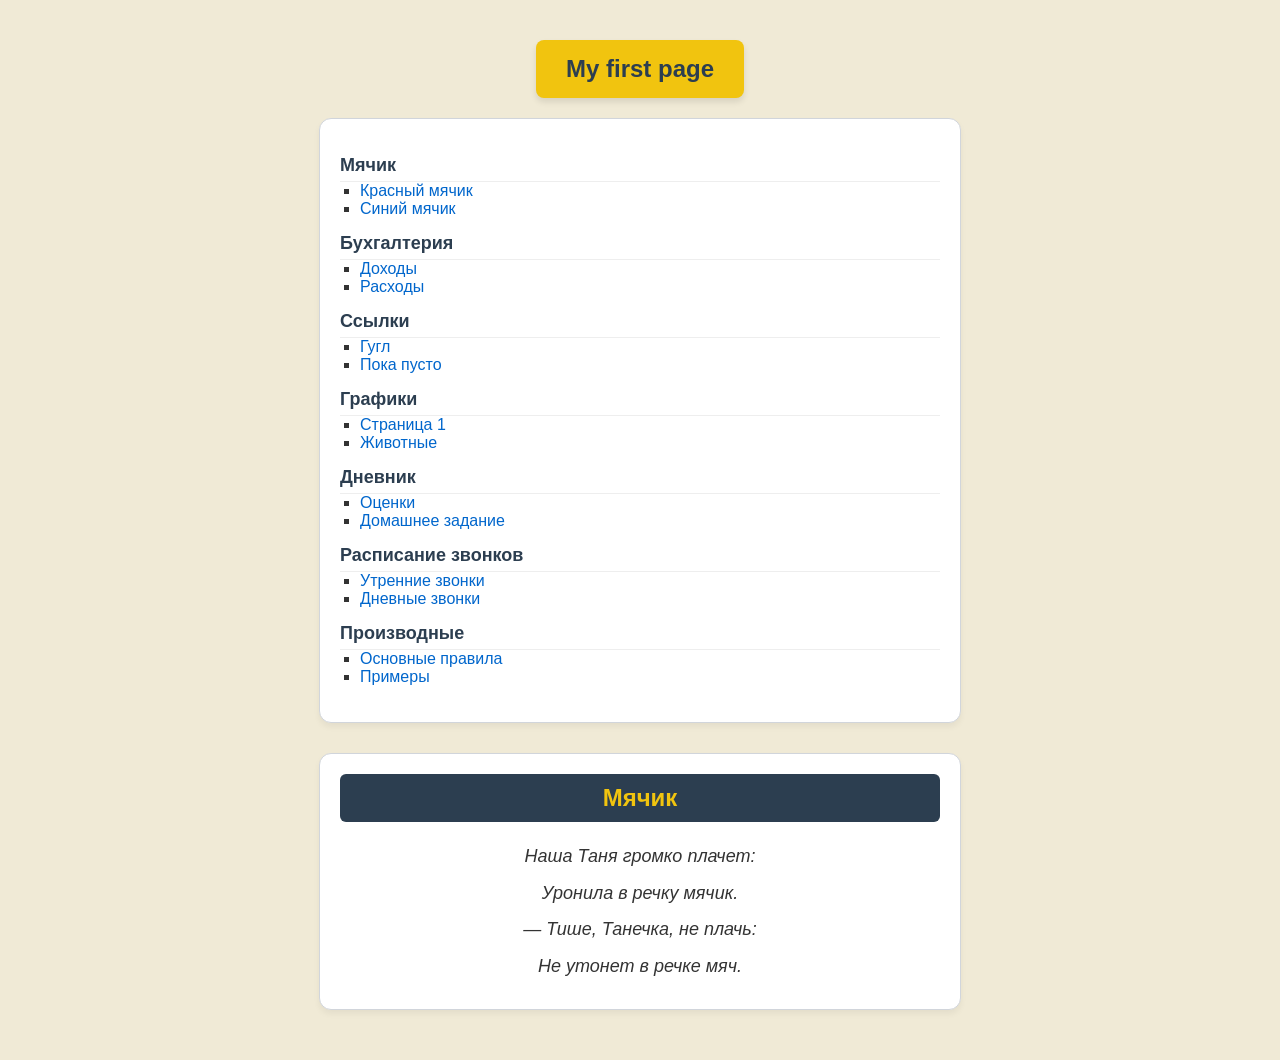
<file: tests/tasks.html>
<!DOCTYPE html>
<html lang="ru">
<head>
    <meta charset="UTF-8">
    <meta name="viewport" content="width=device-width, initial-scale=1.0">
    <title>Invest</title>
    <link rel="stylesheet" href="style.css">
</head>

<body>
    <!-- Это section с заголовком h1. Класс section-card ему НЕ даём, как в задании -->
    <section class="header-section">
        <h1 class="title-header">My first page</h1>
    </section>

    <!-- Это логический блок, ему даём класс section-card -->
    <section class="section-card menu-section">
        <div class="menu">
            <ul>
                <li>
                    <span class="category">Мячик</span>
                    <ul>
                        <li><a href="#" data-value="red">Красный мячик</a></li>
                        <li><a href="#" data-value="blue">Синий мячик</a></li>
                    </ul>
                </li>
                <li>
                    <span class="category">Бухгалтерия</span>
                    <ul>
                        <li><a href="#" data-value="income">Доходы</a></li>
                        <li><a href="#" data-value="expenses">Расходы</a></li>
                    </ul>
                </li>
                <li>
                    <span class="category">Ссылки</span>
                    <ul>
                        <li><a href="https://google.com" target="_blank" data-value="monday">Гугл</a></li>
                        <li><a href="https://cdn.jsdelivr.net/npm/bootstrap@5.3.3/dist/css/bootstrap.min.css" data-value="tuesday">Пока пусто</a></li>
                    </ul>
                </li>
                <li>
                    <span class="category">Графики</span>
                    <ul>
                        <li><a href="tasks1.html" data-value="memes">Страница 1</a></li>
                        <li><a href="https://html5book.ru/css-css3/" data-value="animals">Животные</a></li>
                    </ul>
                </li>
                <li>
                    <span class="category">Дневник</span>
                    <ul>
                        <li><a href="#" data-value="grades">Оценки</a></li>
                        <li><a href="#" data-value="homework">Домашнее задание</a></li>
                    </ul>
                </li>
                <li>
                    <span class="category">Расписание звонков</span>
                    <ul>
                        <li><a href="#" data-value="morning">Утренние звонки</a></li>
                        <li><a href="#" data-value="afternoon">Дневные звонки</a></li>
                    </ul>
                </li>
                <li>
                    <span class="category">Производные</span>
                    <ul>
                        <li><a href="#" data-value="basic">Основные правила</a></li>
                        <li><a href="#" data-value="examples">Примеры</a></li>
                    </ul>
                </li>
            </ul>
        </div>
    </section>


    <section class="section-card poem-section">
        <h2 class="section-header">Мячик</h2>
        <p>Наша Таня громко плачет:</p>
        <p>Уронила в речку мячик.</p>
        <p><i>— Тише, Танечка, не плачь:</i></p>
        <p>Не утонет в речке мяч.</p>
    </section>

    <script src="script.js"></script>
</body>
</html>
</file>
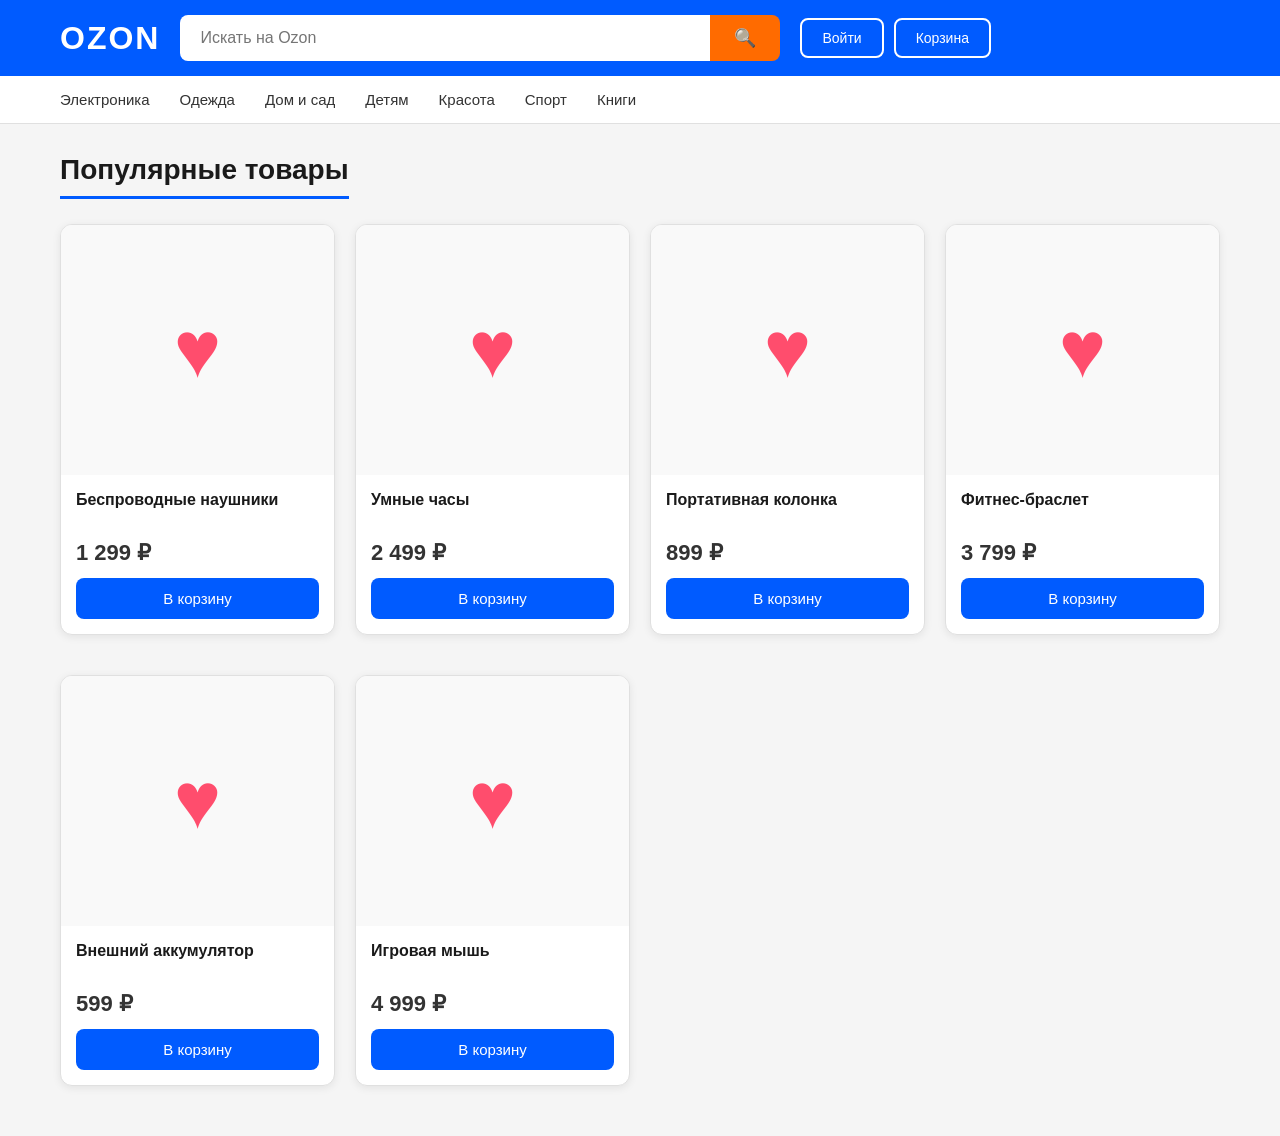
<file: tests/tasks1.html>
<!DOCTYPE html>
<html lang="ru">
<head>
    <meta charset="UTF-8">
    <meta name="viewport" content="width=device-width, initial-scale=1.0">
    <title>Ozon Style</title>
    <link rel="stylesheet" href="tasks.css">
</head>
<body>
    <!-- Хедер с заголовком h1 — БЕЗ класса section-card -->
    <header class="header">
        <div class="header-content">
            <h1 class="logo">OZON</h1>
            <div class="search-box">
                <input type="text" placeholder="Искать на Ozon">
                <button class="search-btn">🔍</button>
            </div>
            <div class="header-actions">
                <button class="header-btn">Войти</button>
                <button class="header-btn">Корзина</button>
            </div>
        </div>
    </header>

    <!-- Категории -->
    <nav class="categories">
        <div class="categories-content">
            <a href="#" class="category-link">Электроника</a>
            <a href="#" class="category-link">Одежда</a>
            <a href="#" class="category-link">Дом и сад</a>
            <a href="#" class="category-link">Детям</a>
            <a href="#" class="category-link">Красота</a>
            <a href="#" class="category-link">Спорт</a>
            <a href="#" class="category-link">Книги</a>
        </div>
    </nav>

    <!-- Основной контент -->
    <main class="main-content">
        <h2 class="section-title">Популярные товары</h2>
        
        <div class="products-grid">
            <!-- Карточка товара 1 -->
            <section class="section-card">
                <div class="product-image">
                    <div class="heart-icon">♥</div>
                </div>
                <div class="product-info">
                    <h3 class="product-name">Беспроводные наушники</h3>
                    <div class="product-price">1 299 ₽</div>
                    <button class="add-to-cart">В корзину</button>
                </div>
            </section>

            <!-- Карточка товара 2 -->
            <section class="section-card">
                <div class="product-image">
                    <div class="heart-icon">♥</div>
                </div>
                <div class="product-info">
                    <h3 class="product-name">Умные часы</h3>
                    <div class="product-price">2 499 ₽</div>
                    <button class="add-to-cart">В корзину</button>
                </div>
            </section>

            <!-- Карточка товара 3 -->
            <section class="section-card">
                <div class="product-image">
                    <div class="heart-icon">♥</div>
                </div>
                <div class="product-info">
                    <h3 class="product-name">Портативная колонка</h3>
                    <div class="product-price">899 ₽</div>
                    <button class="add-to-cart">В корзину</button>
                </div>
            </section>

            <!-- Карточка товара 4 -->
            <section class="section-card">
                <div class="product-image">
                    <div class="heart-icon">♥</div>
                </div>
                <div class="product-info">
                    <h3 class="product-name">Фитнес-браслет</h3>
                    <div class="product-price">3 799 ₽</div>
                    <button class="add-to-cart">В корзину</button>
                </div>
            </section>

            <!-- Карточка товара 5 -->
            <section class="section-card">
                <div class="product-image">
                    <div class="heart-icon">♥</div>
                </div>
                <div class="product-info">
                    <h3 class="product-name">Внешний аккумулятор</h3>
                    <div class="product-price">599 ₽</div>
                    <button class="add-to-cart">В корзину</button>
                </div>
            </section>

            <!-- Карточка товара 6 -->
            <section class="section-card">
                <div class="product-image">
                    <div class="heart-icon">♥</div>
                </div>
                <div class="product-info">
                    <h3 class="product-name">Игровая мышь</h3>
                    <div class="product-price">4 999 ₽</div>
                    <button class="add-to-cart">В корзину</button>
                </div>
            </section>
        </div>
    </main>
</body>
</html>
</file>
<file: tests/style.css>
/* Общий фон */
body {
    background-color: #f0ead6; /* Ненавязчивый бежевый */
    font-family: 'Franklin Gothic Medium', 'Arial Narrow', Arial, sans-serif;
    color: #333;
    text-align: center;
    margin: 0;
    padding: 20px;
}


.title-header {
    background-color: #f1c40f; 
    color: #2c3e50;           
    padding: 15px 30px;
    border-radius: 8px;
    display: inline-block;
    margin-bottom: 20px;
    box-shadow: 0 4px 6px rgba(0,0,0,0.1);
}

.section-header {
    background-color: #2c3e50; 
    color: #f1c40f;        
    padding: 10px 20px;
    border-radius: 6px;
    margin-top: 0;
}


.section-card {
    background-color: #ffffff;
    border: 1px solid #d1d5db;      
    border-radius: 12px;          
    box-shadow: 0 4px 6px rgba(0, 0, 0, 0.05); 
    margin-bottom: 30px;      
    padding: 20px;
    max-width: 600px;
    margin-left: auto;
    margin-right: auto;
    
  
    transition: all 0.3s ease; 
}


.section-card:hover {
    transform: translateY(-5px);        
    box-shadow: 0 12px 20px rgb(252, 3, 3);
    border-color: #f1c40f;                 
}


.menu ul {
    list-style-type: none;
    padding: 0;
    text-align: left;
}
.menu .category {
    font-weight: bold;
    color: #2c3e50;
    font-size: 18px;
    display: block;
    margin-top: 15px;
    border-bottom: 1px solid #eee;
    padding-bottom: 5px;
}
.menu ul ul {
    margin-left: 20px;
    list-style-type: square;
}
.menu a {
    text-decoration: none;
    color: #0066cc;
    transition: color 0.2s;
}
.menu a:hover {
    color: #f1c40f;
    text-decoration: underline;
}


.poem-section p {
    font-style: italic;
    line-height: 1.6;
    margin: 8px 0;
    font-size: 18px;
}
</file>
<file: tests/tasks.css>
* {
    margin: 0;
    padding: 0;
    box-sizing: border-box;
}

body {
    font-family: -apple-system, BlinkMacSystemFont, 'Segoe UI', Arial, sans-serif;
    background-color: #f5f5f5;
}

/* ===== Хедер ===== */
.header {
    background-color: #005BFF;
    padding: 15px 0;
    box-shadow: 0 2px 8px rgba(0, 0, 0, 0.1);
}

.header-content {
    max-width: 1200px;
    margin: 0 auto;
    display: flex;
    align-items: center;
    gap: 20px;
    padding: 0 20px;
}

/* Заголовок h1 — логотип */
.logo {
    font-size: 32px;
    font-weight: bold;
    color: white;
    letter-spacing: 2px;
}

.search-box {
    flex: 1;
    display: flex;
    max-width: 600px;
}

.search-box input {
    flex: 1;
    padding: 12px 20px;
    border: none;
    border-radius: 8px 0 0 8px;
    font-size: 16px;
    outline: none;
}

.search-btn {
    padding: 12px 24px;
    background-color: #FF6B00;
    color: white;
    border: none;
    border-radius: 0 8px 8px 0;
    cursor: pointer;
    font-size: 18px;
}

.header-actions {
    display: flex;
    gap: 10px;
}

.header-btn {
    padding: 10px 20px;
    background-color: transparent;
    color: white;
    border: 2px solid white;
    border-radius: 8px;
    cursor: pointer;
    font-size: 14px;
    font-weight: 500;
    transition: all 0.2s;
}

.header-btn:hover {
    background-color: white;
    color: #005BFF;
}

/* ===== Категории ===== */
.categories {
    background-color: white;
    border-bottom: 1px solid #e0e0e0;
    padding: 15px 0;
}

.categories-content {
    max-width: 1200px;
    margin: 0 auto;
    display: flex;
    gap: 30px;
    padding: 0 20px;
    overflow-x: auto;
}

.category-link {
    color: #333;
    text-decoration: none;
    font-size: 15px;
    white-space: nowrap;
    transition: color 0.2s;
}

.category-link:hover {
    color: #005BFF;
}

/* ===== Основной контент ===== */
.main-content {
    max-width: 1200px;
    margin: 30px auto;
    padding: 0 20px;
}

/* Заголовок секции "Популярные товары" */
.section-title {
    font-size: 28px;
    font-weight: 700;
    color: #1a1a1a;
    margin-bottom: 25px;
    padding-bottom: 10px;
    border-bottom: 3px solid #005BFF;
    display: inline-block;
}

/* ===== КЛАСС section-card ===== */
.section-card {
    background-color: white;
    border-radius: 12px;           /* скругление углов */
    border: 1px solid #e0e0e0;     /* граница */
    box-shadow: 0 2px 8px rgba(0, 0, 0, 0.08);  /* тень */
    margin-bottom: 20px;           /* отступ снизу */
    overflow: hidden;
    transition: all 0.3s ease;     /* плавный переход для hover */
}

/* ===== HOVER-ЭФФЕКТ ===== */
.section-card:hover {
    transform: translateY(-6px);           /* приподнимается */
    box-shadow: 0 8px 24px rgba(0, 91, 255, 0.2);  /* синяя тень */
    border-color: #005BFF;                 /* граница становится синей */
    cursor: pointer;
}

.section-card:hover .heart-icon {
    transform: scale(1.2);
    color: #FF1744;
}

.section-card:hover .add-to-cart {
    background-color: #FF6B00;
}

/* ===== Сетка товаров ===== */
.products-grid {
    display: grid;
    grid-template-columns: repeat(auto-fill, minmax(250px, 1fr));
    gap: 20px;
}

.product-image {
    width: 100%;
    height: 250px;
    background-color: #f9f9f9;
    display: flex;
    justify-content: center;
    align-items: center;
    position: relative;
}

.heart-icon {
    font-size: 80px;
    color: #FF4D6D;
    transition: all 0.3s ease;
}

.product-info {
    padding: 15px;
}

/* Улучшенный заголовок товара */
.product-name {
    font-size: 16px;
    font-weight: 600;
    color: #1a1a1a;
    margin-bottom: 8px;
    line-height: 1.3;
    min-height: 42px;
}

.product-price {
    font-size: 22px;
    font-weight: bold;
    color: #333;
    margin-bottom: 12px;
}

.add-to-cart {
    width: 100%;
    padding: 12px;
    background-color: #005BFF;
    color: white;
    border: none;
    border-radius: 8px;
    cursor: pointer;
    font-size: 15px;
    font-weight: 500;
    transition: background-color 0.2s;
}

.add-to-cart:hover {
    background-color: #0047CC;
}
</file>
